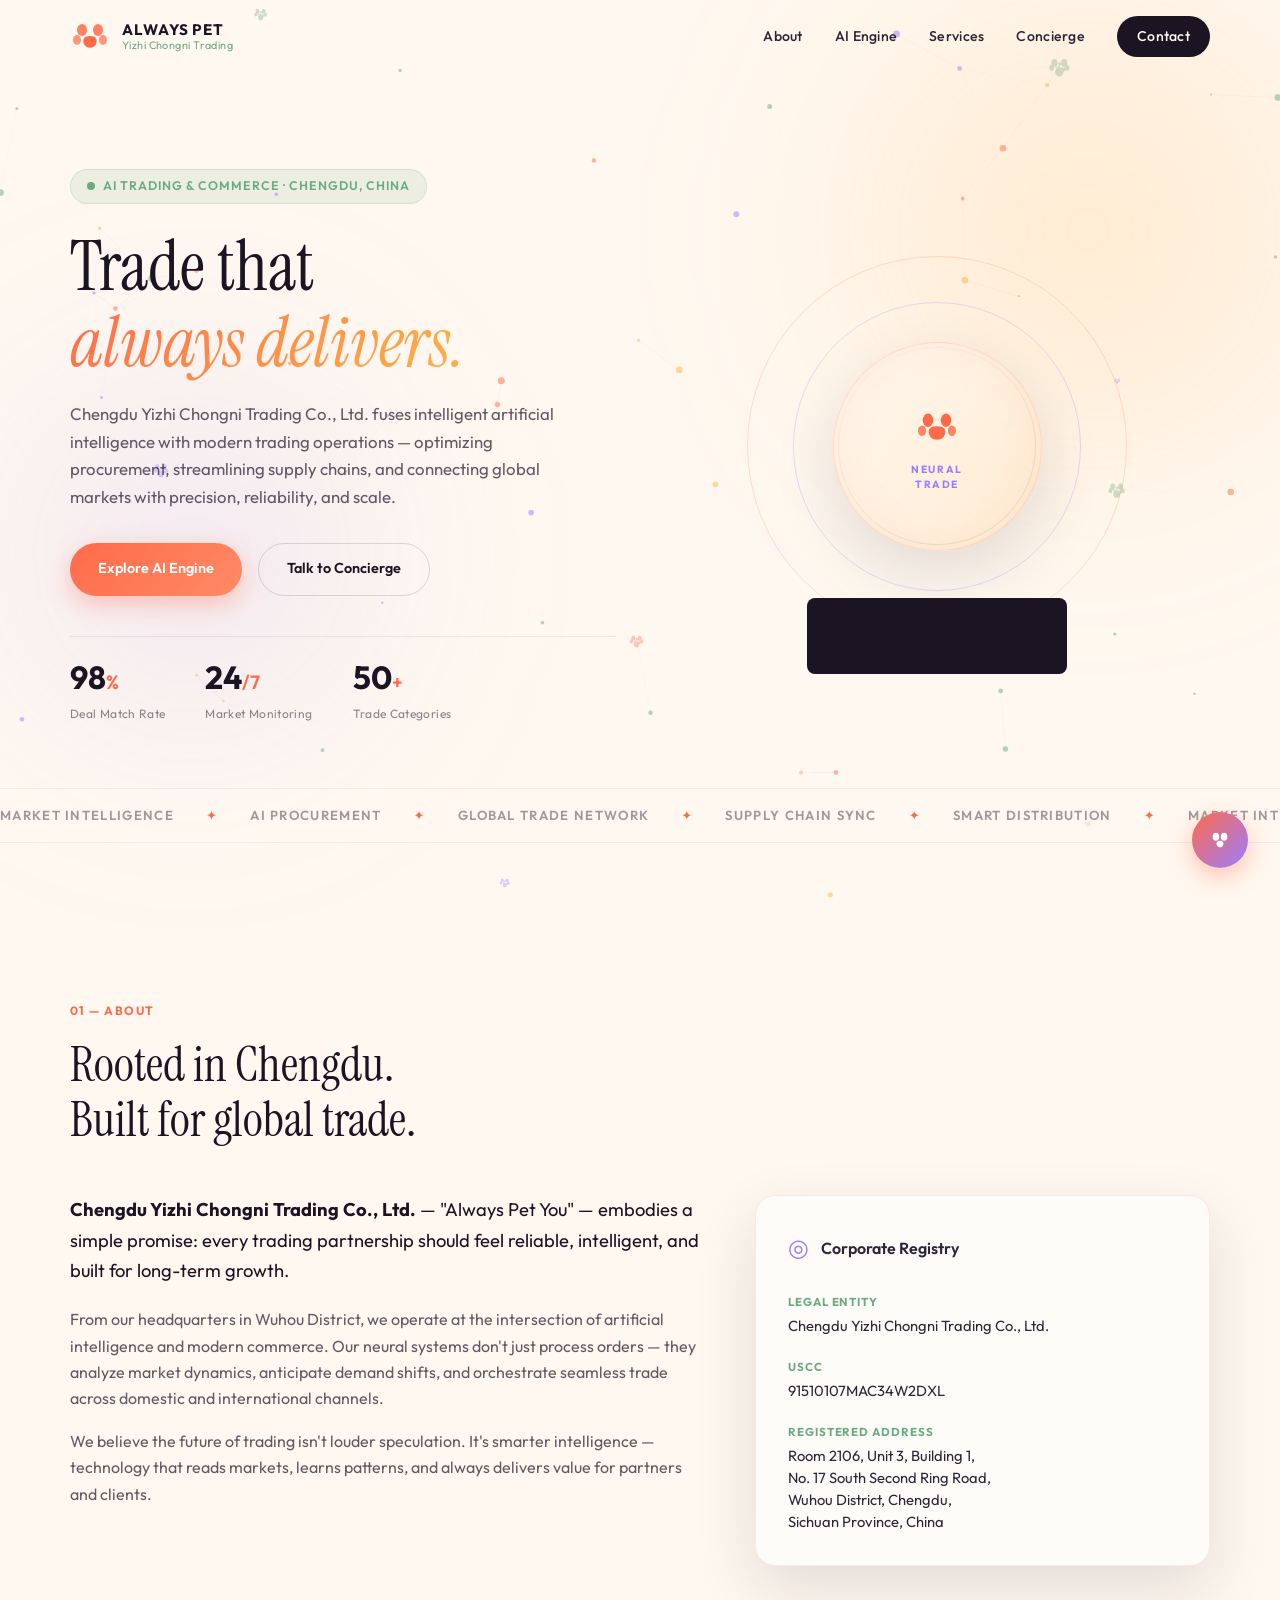
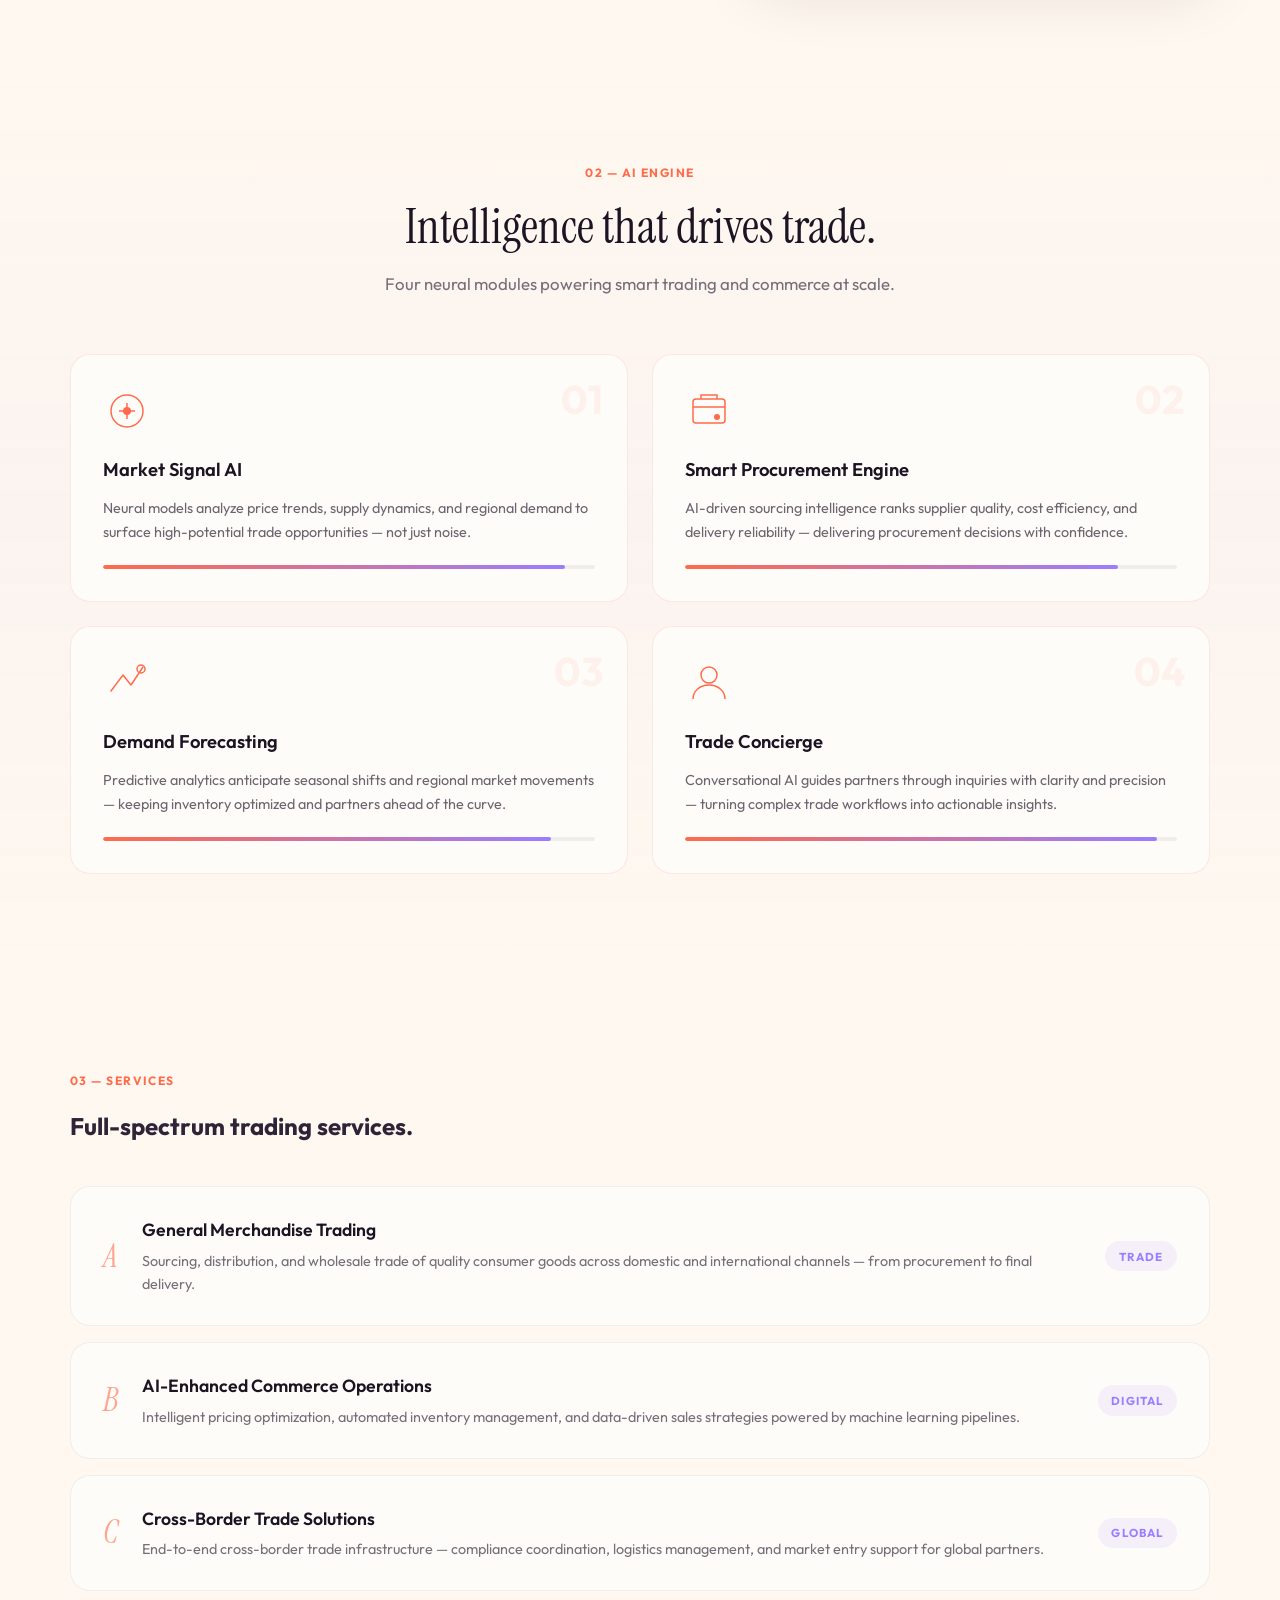
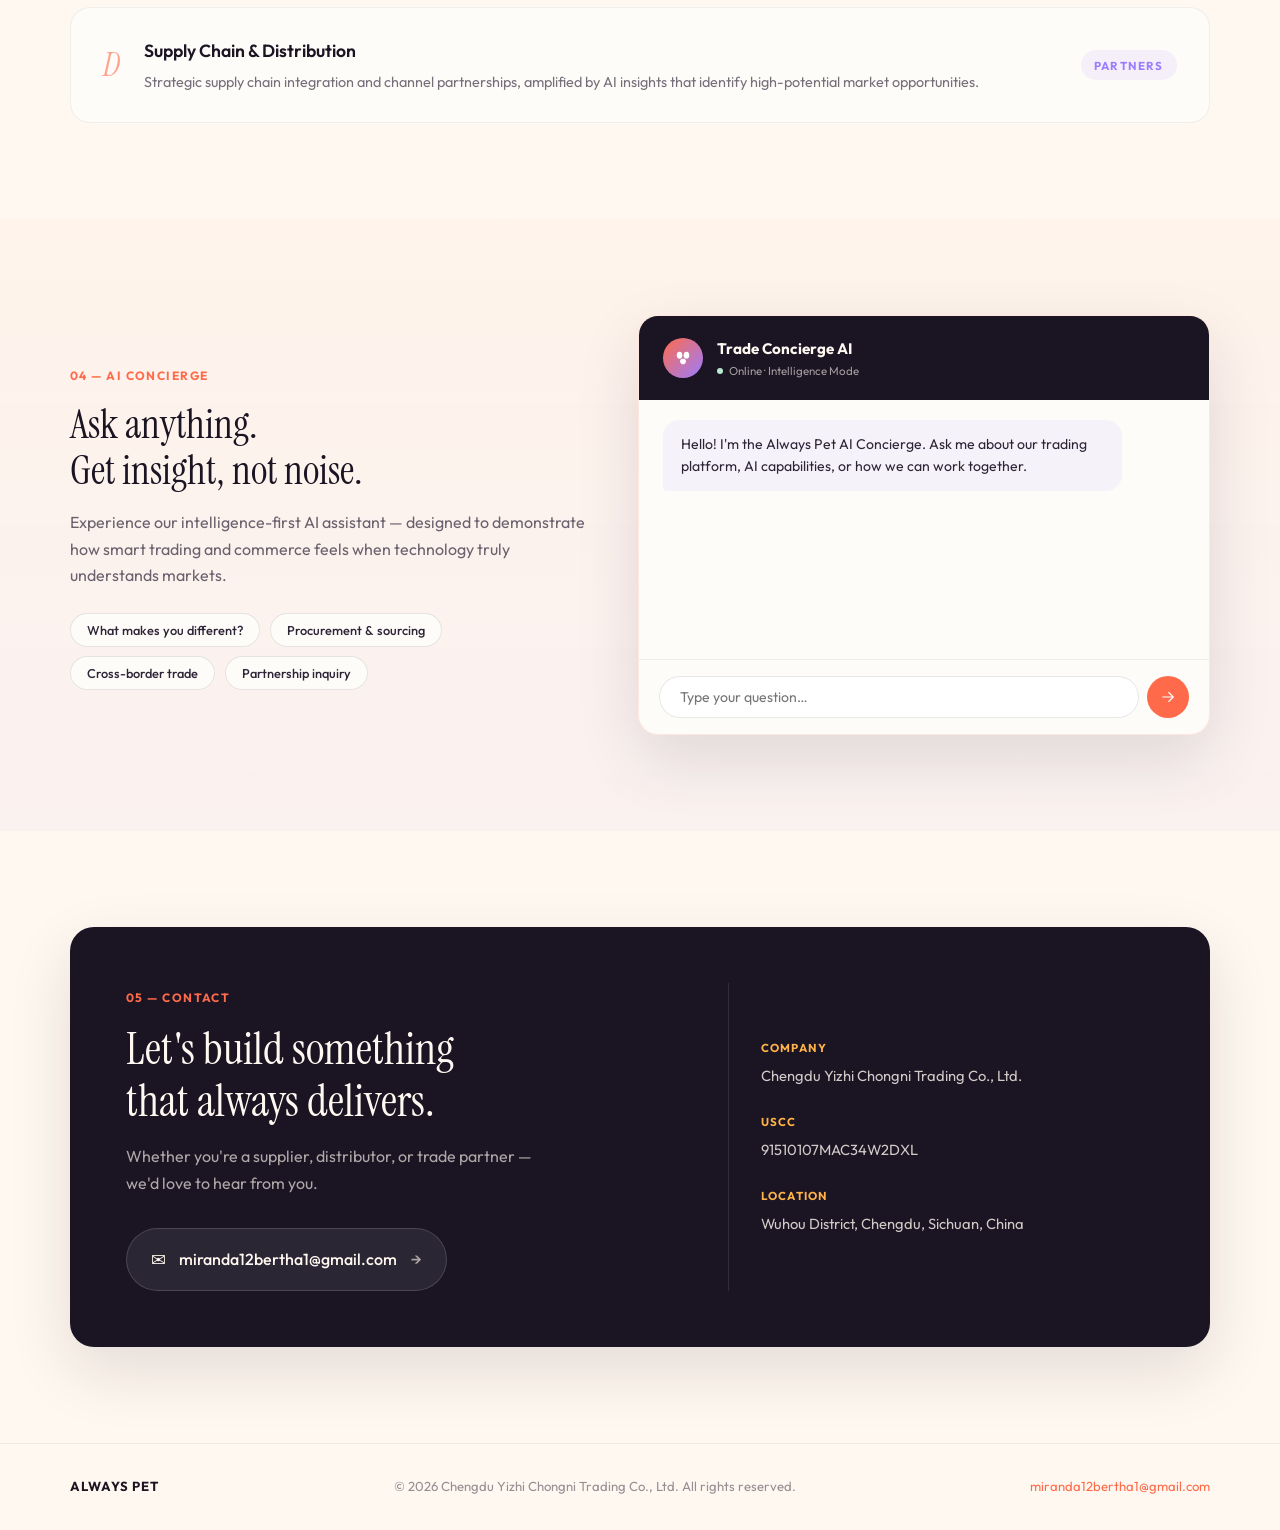
<file: index.html>
<!DOCTYPE html>
<html lang="en">
<head>
  <meta charset="UTF-8" />
  <meta name="viewport" content="width=device-width, initial-scale=1.0" />
  <meta name="description" content="Chengdu Yizhi Chongni Trading Co., Ltd. — AI-powered trading and commerce solutions connecting quality, efficiency, and global markets from Chengdu, China." />
  <title>ALWAYS PET — AI Trading &amp; Commerce Intelligence</title>
  <link rel="preconnect" href="https://fonts.googleapis.com" />
  <link rel="preconnect" href="https://fonts.gstatic.com" crossorigin />
  <link href="https://fonts.googleapis.com/css2?family=Instrument+Serif:ital@0;1&family=Outfit:wght@300;400;500;600;700&display=swap" rel="stylesheet" />
  <link rel="stylesheet" href="styles.css" />
</head>
<body>
  <canvas id="neural-paws" aria-hidden="true"></canvas>
  <div class="ambient ambient-1" aria-hidden="true"></div>
  <div class="ambient ambient-2" aria-hidden="true"></div>

  <header class="site-header" id="siteHeader">
    <div class="container header-inner">
      <a href="#top" class="brand">
        <span class="brand-mark" aria-hidden="true">
          <svg viewBox="0 0 40 40" fill="none">
            <ellipse cx="12" cy="14" rx="5" ry="6" fill="currentColor" opacity=".85"/>
            <ellipse cx="28" cy="14" rx="5" ry="6" fill="currentColor" opacity=".85"/>
            <ellipse cx="7" cy="24" rx="4" ry="5" fill="currentColor" opacity=".7"/>
            <ellipse cx="33" cy="24" rx="4" ry="5" fill="currentColor" opacity=".7"/>
            <path d="M14 28c2 5 10 5 12 0 1.5-3.5 1-8-6-8s-7.5 4.5-6 8z" fill="currentColor"/>
          </svg>
        </span>
        <span class="brand-text">
          <strong>ALWAYS PET</strong>
          <small>Yizhi Chongni Trading</small>
        </span>
      </a>
      <nav class="site-nav" id="siteNav" aria-label="Primary navigation">
        <a href="#about">About</a>
        <a href="#ai-engine">AI Engine</a>
        <a href="#services">Services</a>
        <a href="#concierge">Concierge</a>
        <a href="#contact" class="nav-cta">Contact</a>
      </nav>
      <button class="menu-toggle" id="menuToggle" aria-label="Toggle menu" aria-expanded="false">
        <span></span><span></span>
      </button>
    </div>
  </header>

  <main id="top">
    <section class="hero">
      <div class="container hero-grid">
        <div class="hero-copy">
          <div class="hero-badge reveal">
            <span class="pulse-dot"></span>
            AI Trading &amp; Commerce · Chengdu, China
          </div>
          <h1 class="hero-title reveal">
            Trade that<br />
            <em>always delivers.</em>
          </h1>
          <p class="hero-lead reveal">
            Chengdu Yizhi Chongni Trading Co., Ltd. fuses intelligent artificial intelligence
            with modern trading operations — optimizing procurement, streamlining supply chains,
            and connecting global markets with precision, reliability, and scale.
          </p>
          <div class="hero-actions reveal">
            <a href="#ai-engine" class="btn btn-primary">Explore AI Engine</a>
            <a href="#concierge" class="btn btn-ghost">Talk to Concierge</a>
          </div>
          <div class="hero-metrics reveal">
            <div class="metric">
              <span class="metric-num" data-count="98">0</span><span class="metric-suffix">%</span>
              <span class="metric-label">Deal Match Rate</span>
            </div>
            <div class="metric">
              <span class="metric-num" data-count="24">0</span><span class="metric-suffix">/7</span>
              <span class="metric-label">Market Monitoring</span>
            </div>
            <div class="metric">
              <span class="metric-num" data-count="50">0</span><span class="metric-suffix">+</span>
              <span class="metric-label">Trade Categories</span>
            </div>
          </div>
        </div>

        <div class="hero-visual reveal">
          <div class="ai-orb">
            <div class="orb-ring ring-a"></div>
            <div class="orb-ring ring-b"></div>
            <div class="orb-ring ring-c"></div>
            <div class="orb-core">
              <div class="orb-paw">
                <svg viewBox="0 0 64 64" fill="none">
                  <ellipse cx="20" cy="22" rx="7" ry="9" fill="currentColor"/>
                  <ellipse cx="44" cy="22" rx="7" ry="9" fill="currentColor"/>
                  <ellipse cx="12" cy="36" rx="5.5" ry="7" fill="currentColor" opacity=".8"/>
                  <ellipse cx="52" cy="36" rx="5.5" ry="7" fill="currentColor" opacity=".8"/>
                  <path d="M22 42c3 8 17 8 20 0 2.5-5.5 1.5-12-10-12s-12.5 6.5-10 12z" fill="currentColor"/>
                </svg>
              </div>
              <span class="orb-label">NEURAL<br/>TRADE</span>
            </div>
            <div class="orb-data" id="orbData">
              <span class="data-line">Analyzing market signals…</span>
              <span class="data-line">Optimizing procurement flows…</span>
              <span class="data-line">Syncing cross-border logistics…</span>
            </div>
          </div>
        </div>
      </div>

      <div class="hero-ticker" aria-hidden="true">
        <div class="ticker-track">
          <span>Market Intelligence</span><span class="ticker-dot">✦</span>
          <span>AI Procurement</span><span class="ticker-dot">✦</span>
          <span>Global Trade Network</span><span class="ticker-dot">✦</span>
          <span>Supply Chain Sync</span><span class="ticker-dot">✦</span>
          <span>Smart Distribution</span><span class="ticker-dot">✦</span>
          <span>Market Intelligence</span><span class="ticker-dot">✦</span>
          <span>AI Procurement</span><span class="ticker-dot">✦</span>
          <span>Global Trade Network</span><span class="ticker-dot">✦</span>
          <span>Supply Chain Sync</span><span class="ticker-dot">✦</span>
          <span>Smart Distribution</span><span class="ticker-dot">✦</span>
        </div>
      </div>
    </section>

    <section class="section about" id="about">
      <div class="container">
        <div class="section-intro reveal">
          <span class="section-tag">01 — About</span>
          <h2>Rooted in Chengdu.<br />Built for global trade.</h2>
        </div>
        <div class="about-layout">
          <div class="about-story reveal">
            <p class="lead">
              <strong>Chengdu Yizhi Chongni Trading Co., Ltd.</strong> — "Always Pet You" —
              embodies a simple promise: every trading partnership should feel reliable,
              intelligent, and built for long-term growth.
            </p>
            <p>
              From our headquarters in Wuhou District, we operate at the intersection of
              artificial intelligence and modern commerce. Our neural systems don't
              just process orders — they analyze market dynamics, anticipate demand shifts,
              and orchestrate seamless trade across domestic and international channels.
            </p>
            <p>
              We believe the future of trading isn't louder speculation. It's smarter
              intelligence — technology that reads markets, learns patterns, and always
              delivers value for partners and clients.
            </p>
          </div>
          <aside class="corp-card reveal">
            <div class="corp-card-header">
              <span class="corp-icon">◎</span>
              <h3>Corporate Registry</h3>
            </div>
            <dl class="corp-list">
              <div class="corp-row">
                <dt>Legal Entity</dt>
                <dd>Chengdu Yizhi Chongni Trading Co., Ltd.</dd>
              </div>
              <div class="corp-row">
                <dt>USCC</dt>
                <dd>91510107MAC34W2DXL</dd>
              </div>
              <div class="corp-row">
                <dt>Registered Address</dt>
                <dd>
                  Room 2106, Unit 3, Building 1,<br />
                  No. 17 South Second Ring Road,<br />
                  Wuhou District, Chengdu,<br />
                  Sichuan Province, China
                </dd>
              </div>
            </dl>
          </aside>
        </div>
      </div>
    </section>

    <section class="section ai-engine" id="ai-engine">
      <div class="container">
        <div class="section-intro center reveal">
          <span class="section-tag">02 — AI Engine</span>
          <h2>Intelligence that drives trade.</h2>
          <p class="section-sub">Four neural modules powering smart trading and commerce at scale.</p>
        </div>
        <div class="engine-grid">
          <article class="engine-card reveal" style="--i: 0">
            <div class="engine-num">01</div>
            <div class="engine-icon">
              <svg viewBox="0 0 48 48" fill="none"><circle cx="24" cy="24" r="16" stroke="currentColor" stroke-width="1.5"/><path d="M16 24h16M24 16v16" stroke="currentColor" stroke-width="1.5"/><circle cx="24" cy="24" r="4" fill="currentColor"/></svg>
            </div>
            <h3>Market Signal AI</h3>
            <p>Neural models analyze price trends, supply dynamics, and regional demand to surface high-potential trade opportunities — not just noise.</p>
            <div class="engine-bar"><span style="--w: 94%"></span></div>
          </article>
          <article class="engine-card reveal" style="--i: 1">
            <div class="engine-num">02</div>
            <div class="engine-icon">
              <svg viewBox="0 0 48 48" fill="none"><rect x="8" y="12" width="32" height="24" rx="3" stroke="currentColor" stroke-width="1.5"/><path d="M8 20h32M16 12V8h16v4" stroke="currentColor" stroke-width="1.5"/><circle cx="32" cy="30" r="3" fill="currentColor"/></svg>
            </div>
            <h3>Smart Procurement Engine</h3>
            <p>AI-driven sourcing intelligence ranks supplier quality, cost efficiency, and delivery reliability — delivering procurement decisions with confidence.</p>
            <div class="engine-bar"><span style="--w: 88%"></span></div>
          </article>
          <article class="engine-card reveal" style="--i: 2">
            <div class="engine-num">03</div>
            <div class="engine-icon">
              <svg viewBox="0 0 48 48" fill="none"><path d="M8 32l12-16 8 10 12-18" stroke="currentColor" stroke-width="1.5" stroke-linecap="round" stroke-linejoin="round"/><circle cx="38" cy="10" r="4" stroke="currentColor" stroke-width="1.5"/></svg>
            </div>
            <h3>Demand Forecasting</h3>
            <p>Predictive analytics anticipate seasonal shifts and regional market movements — keeping inventory optimized and partners ahead of the curve.</p>
            <div class="engine-bar"><span style="--w: 91%"></span></div>
          </article>
          <article class="engine-card reveal" style="--i: 3">
            <div class="engine-num">04</div>
            <div class="engine-icon">
              <svg viewBox="0 0 48 48" fill="none"><circle cx="24" cy="16" r="8" stroke="currentColor" stroke-width="1.5"/><path d="M8 40c0-8 7-14 16-14s16 6 16 14" stroke="currentColor" stroke-width="1.5"/></svg>
            </div>
            <h3>Trade Concierge</h3>
            <p>Conversational AI guides partners through inquiries with clarity and precision — turning complex trade workflows into actionable insights.</p>
            <div class="engine-bar"><span style="--w: 96%"></span></div>
          </article>
        </div>
      </div>
    </section>

    <section class="section services" id="services">
      <div class="container">
        <div class="services-header reveal">
          <span class="section-tag">03 — Services</span>
          <h2>Full-spectrum trading services.</h2>
        </div>
        <div class="services-stack">
          <article class="service-row reveal">
            <span class="service-index">A</span>
            <div class="service-body">
              <h3>General Merchandise Trading</h3>
              <p>Sourcing, distribution, and wholesale trade of quality consumer goods across domestic and international channels — from procurement to final delivery.</p>
            </div>
            <span class="service-tag">Trade</span>
          </article>
          <article class="service-row reveal">
            <span class="service-index">B</span>
            <div class="service-body">
              <h3>AI-Enhanced Commerce Operations</h3>
              <p>Intelligent pricing optimization, automated inventory management, and data-driven sales strategies powered by machine learning pipelines.</p>
            </div>
            <span class="service-tag">Digital</span>
          </article>
          <article class="service-row reveal">
            <span class="service-index">C</span>
            <div class="service-body">
              <h3>Cross-Border Trade Solutions</h3>
              <p>End-to-end cross-border trade infrastructure — compliance coordination, logistics management, and market entry support for global partners.</p>
            </div>
            <span class="service-tag">Global</span>
          </article>
          <article class="service-row reveal">
            <span class="service-index">D</span>
            <div class="service-body">
              <h3>Supply Chain &amp; Distribution</h3>
              <p>Strategic supply chain integration and channel partnerships, amplified by AI insights that identify high-potential market opportunities.</p>
            </div>
            <span class="service-tag">Partners</span>
          </article>
        </div>
      </div>
    </section>

    <section class="section concierge" id="concierge">
      <div class="container concierge-grid">
        <div class="concierge-copy reveal">
          <span class="section-tag">04 — AI Concierge</span>
          <h2>Ask anything.<br />Get insight, not noise.</h2>
          <p>
            Experience our intelligence-first AI assistant — designed to demonstrate how
            smart trading and commerce feels when technology truly understands markets.
          </p>
          <ul class="prompt-chips" id="promptChips">
            <li><button type="button" data-prompt="What makes your AI trading platform different?">What makes you different?</button></li>
            <li><button type="button" data-prompt="How do you manage procurement and sourcing?">Procurement &amp; sourcing</button></li>
            <li><button type="button" data-prompt="Do you support cross-border trade?">Cross-border trade</button></li>
            <li><button type="button" data-prompt="How can I partner with Always Pet?">Partnership inquiry</button></li>
          </ul>
        </div>

        <div class="chat-panel reveal" id="chatPanel">
          <div class="chat-header">
            <div class="chat-avatar">
              <svg viewBox="0 0 32 32" fill="none">
                <ellipse cx="11" cy="12" rx="4" ry="5" fill="currentColor"/>
                <ellipse cx="21" cy="12" rx="4" ry="5" fill="currentColor"/>
                <path d="M12 22c1.5 4 7 4 8 0 .8-2 0-5-4-5s-4.8 3-4 5z" fill="currentColor"/>
              </svg>
            </div>
            <div>
              <strong>Trade Concierge AI</strong>
              <span class="chat-status"><span class="status-dot"></span> Online · Intelligence Mode</span>
            </div>
          </div>
          <div class="chat-messages" id="chatMessages">
            <div class="msg msg-ai">
              <p>Hello! I'm the Always Pet AI Concierge. Ask me about our trading platform, AI capabilities, or how we can work together.</p>
            </div>
          </div>
          <form class="chat-input" id="chatForm">
            <input type="text" id="chatInput" placeholder="Type your question…" autocomplete="off" />
            <button type="submit" aria-label="Send message">
              <svg viewBox="0 0 24 24" fill="none"><path d="M5 12h14M13 6l6 6-6 6" stroke="currentColor" stroke-width="1.5" stroke-linecap="round" stroke-linejoin="round"/></svg>
            </button>
          </form>
        </div>
      </div>
    </section>

    <section class="section contact" id="contact">
      <div class="container">
        <div class="contact-card reveal">
          <div class="contact-main">
            <span class="section-tag">05 — Contact</span>
            <h2>Let's build something<br />that always delivers.</h2>
            <p>Whether you're a supplier, distributor, or trade partner — we'd love to hear from you.</p>
            <a href="mailto:miranda12bertha1@gmail.com" class="contact-email">
              <span class="email-icon">✉</span>
              <span>miranda12bertha1@gmail.com</span>
              <span class="email-arrow">→</span>
            </a>
          </div>
          <div class="contact-details">
            <div class="detail-block">
              <span class="detail-label">Company</span>
              <span>Chengdu Yizhi Chongni Trading Co., Ltd.</span>
            </div>
            <div class="detail-block">
              <span class="detail-label">USCC</span>
              <span>91510107MAC34W2DXL</span>
            </div>
            <div class="detail-block">
              <span class="detail-label">Location</span>
              <span>Wuhou District, Chengdu, Sichuan, China</span>
            </div>
          </div>
        </div>
      </div>
    </section>
  </main>

  <footer class="site-footer">
    <div class="container footer-inner">
      <span class="footer-brand">ALWAYS PET</span>
      <span class="footer-copy">© 2026 Chengdu Yizhi Chongni Trading Co., Ltd. All rights reserved.</span>
      <a href="mailto:miranda12bertha1@gmail.com" class="footer-link">miranda12bertha1@gmail.com</a>
    </div>
  </footer>

  <button class="fab-ai" id="fabAi" aria-label="Open AI Concierge">
    <svg viewBox="0 0 32 32" fill="none">
      <ellipse cx="11" cy="12" rx="4" ry="5" fill="currentColor"/>
      <ellipse cx="21" cy="12" rx="4" ry="5" fill="currentColor"/>
      <path d="M12 22c1.5 4 7 4 8 0 .8-2 0-5-4-5s-4.8 3-4 5z" fill="currentColor"/>
    </svg>
  </button>

  <script src="script.js"></script>
</body>
</html>
</file>
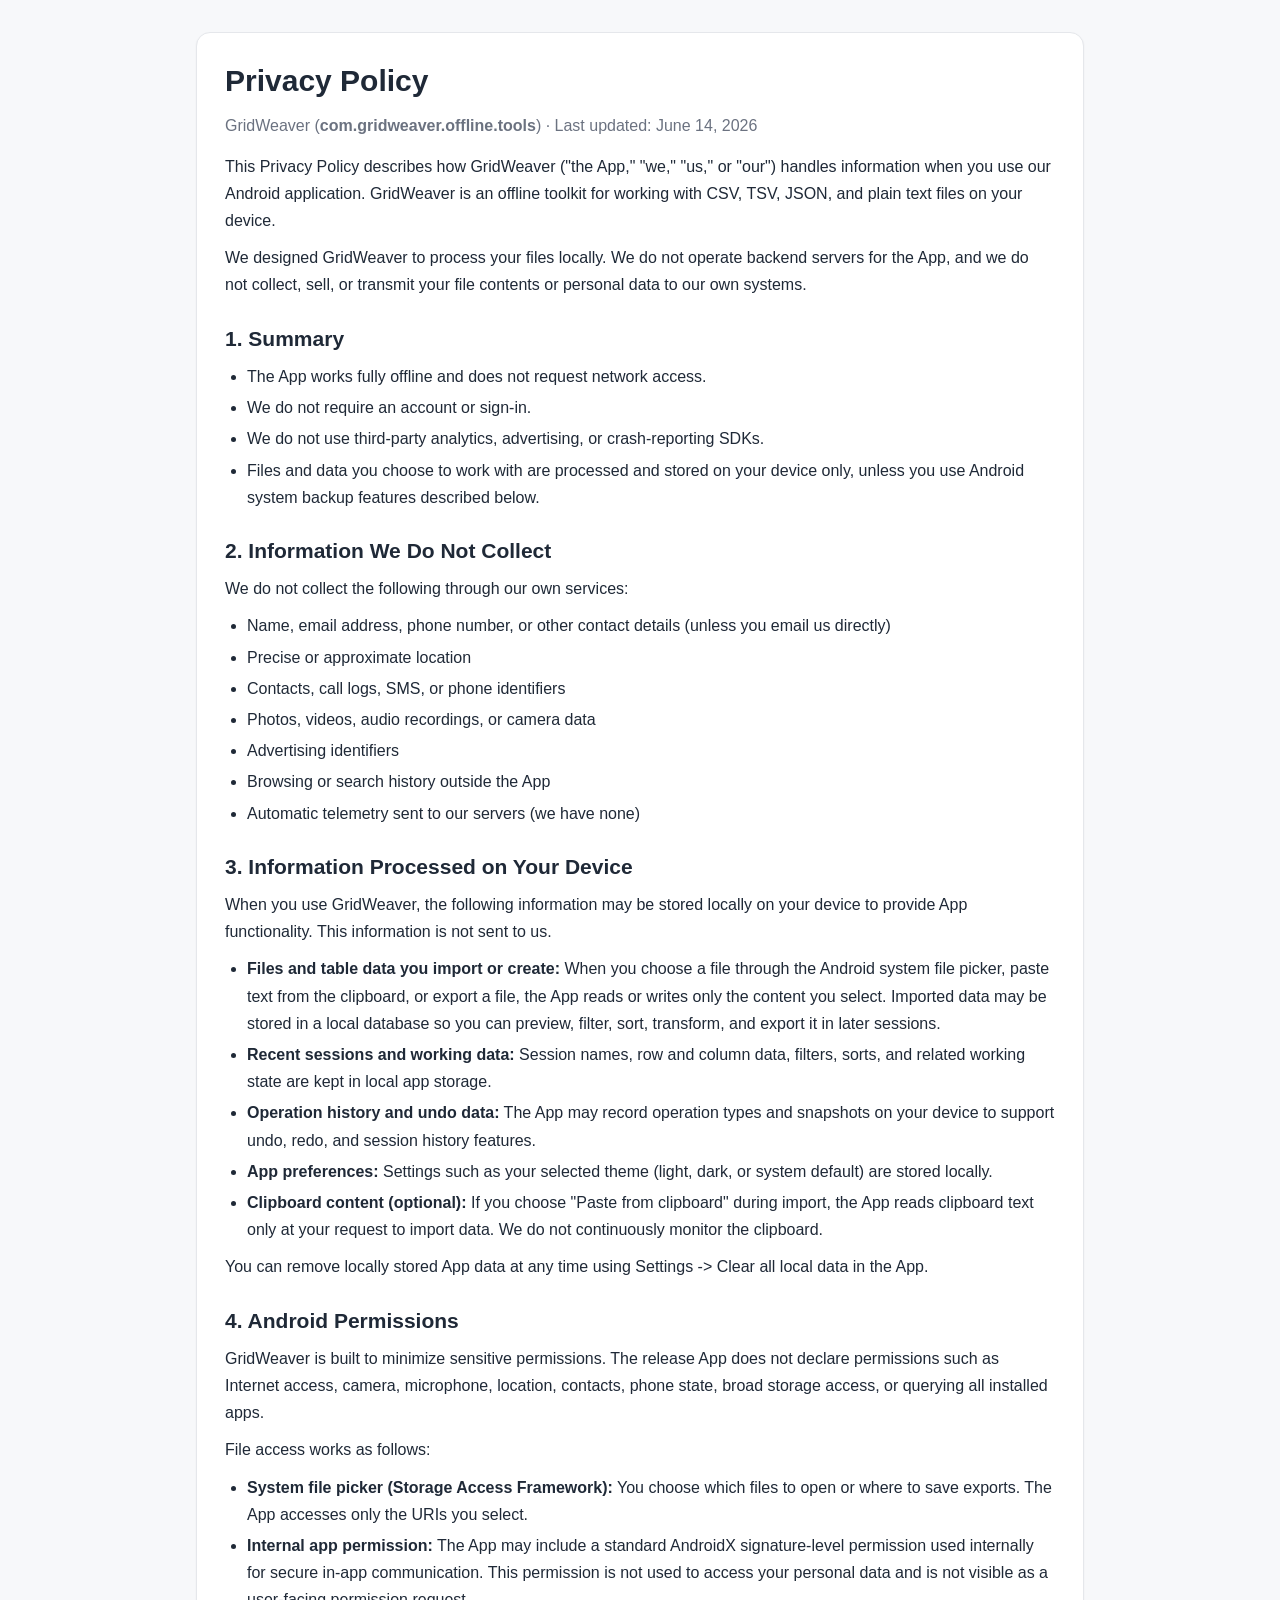
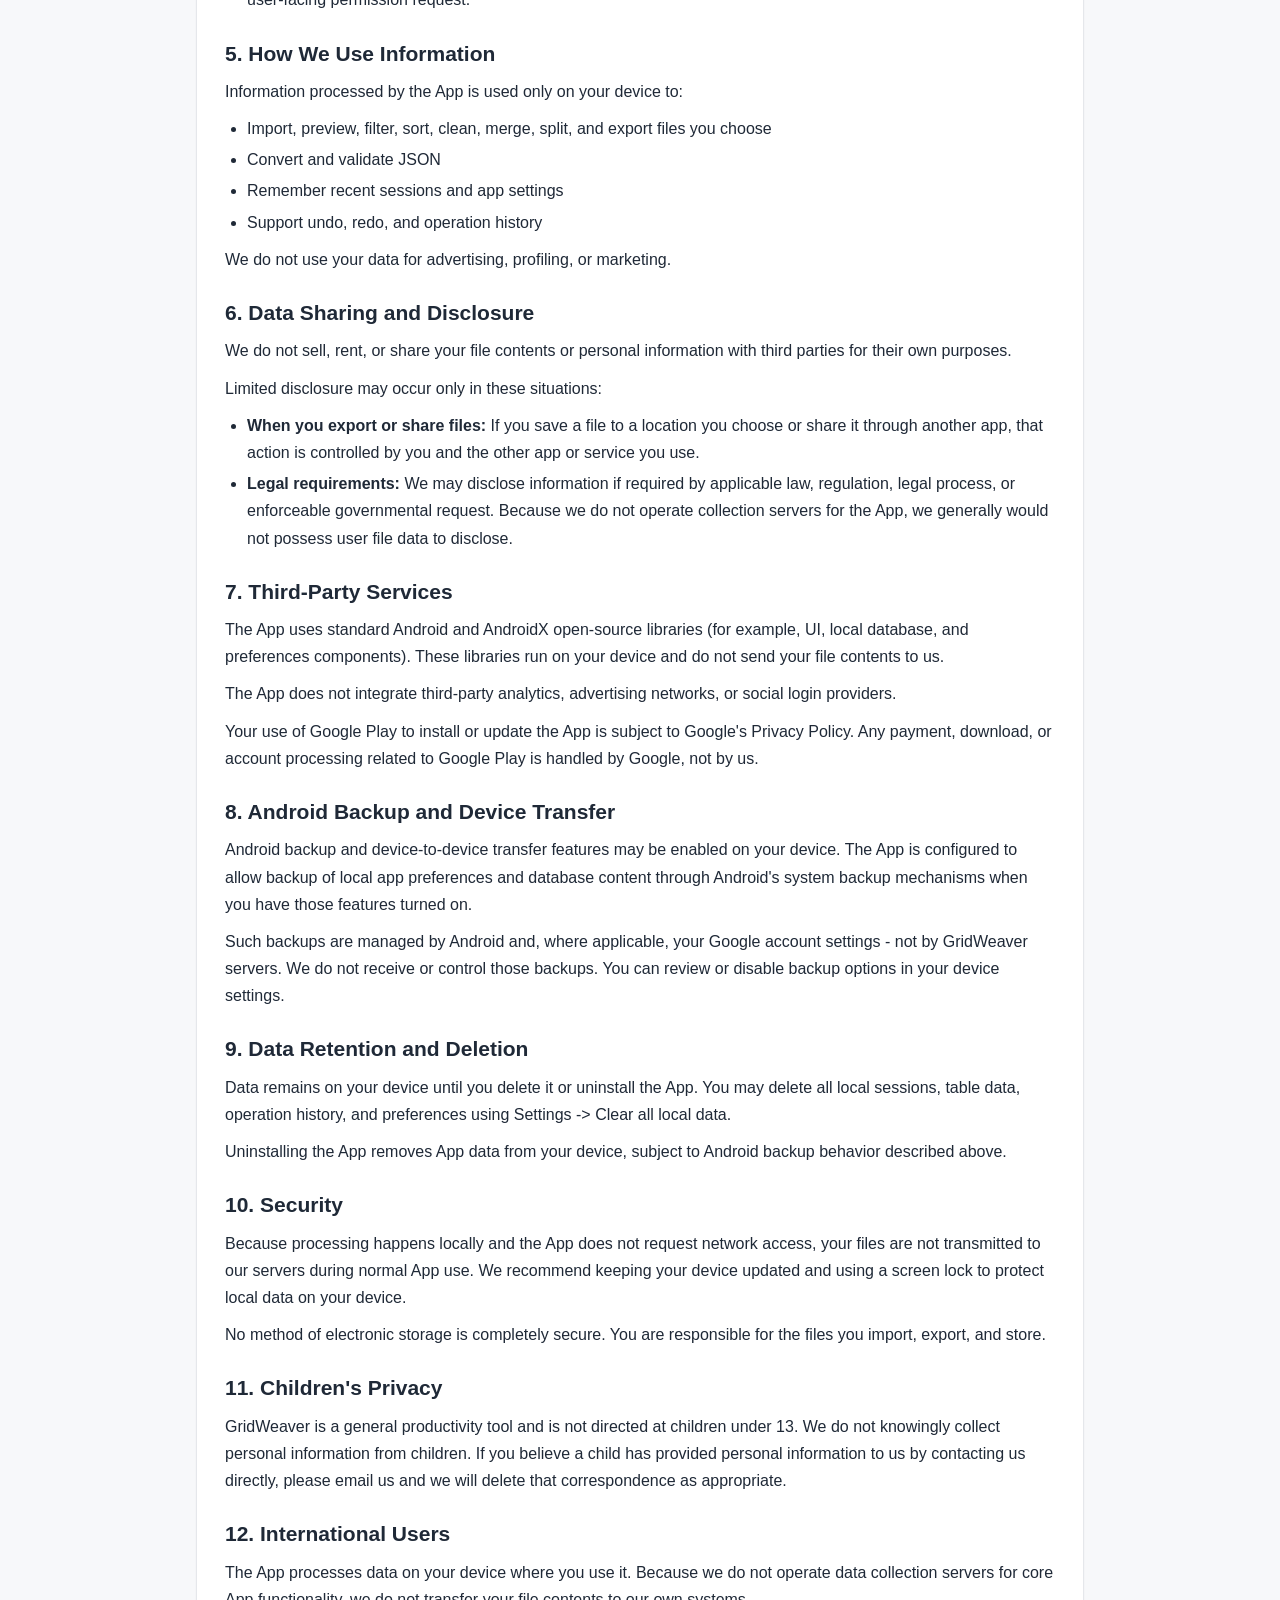
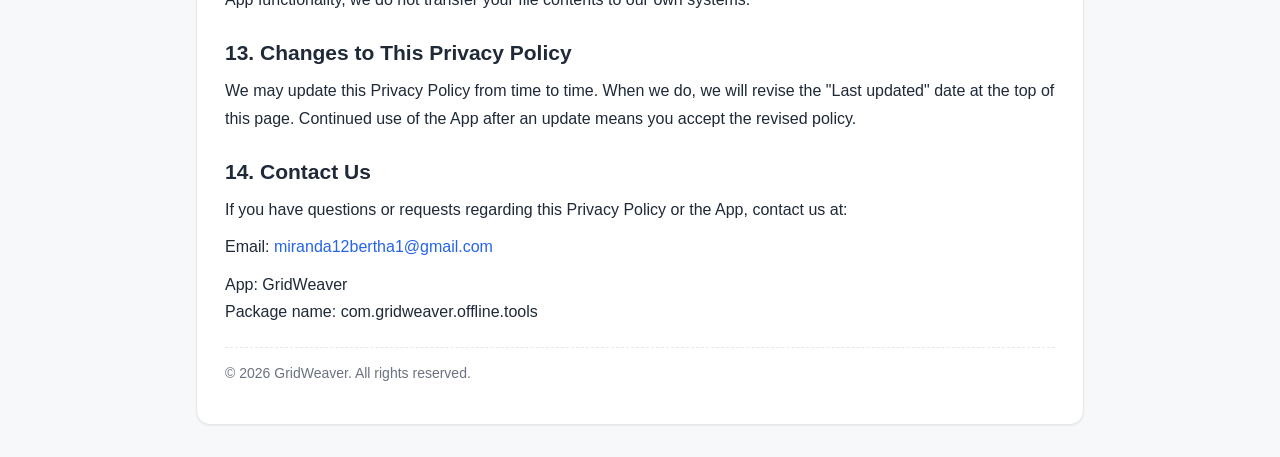
<file: privacy-policy.html>
<!doctype html>
<html lang="en">
<head>
  <meta charset="utf-8" />
  <meta name="viewport" content="width=device-width, initial-scale=1" />
  <title>Privacy Policy - GridWeaver</title>
  <meta name="description" content="Privacy Policy for GridWeaver (com.gridweaver.offline.tools)." />
  <style>
    :root {
      color-scheme: light dark;
      --bg: #f7f8fa;
      --card: #ffffff;
      --text: #1f2937;
      --muted: #6b7280;
      --line: #e5e7eb;
      --accent: #2563eb;
    }
    @media (prefers-color-scheme: dark) {
      :root {
        --bg: #0b1020;
        --card: #111827;
        --text: #e5e7eb;
        --muted: #9ca3af;
        --line: #374151;
        --accent: #60a5fa;
      }
    }
    * { box-sizing: border-box; }
    body {
      margin: 0;
      font: 16px/1.7 -apple-system, BlinkMacSystemFont, "Segoe UI", Roboto, "Helvetica Neue", Arial, sans-serif;
      background: var(--bg);
      color: var(--text);
    }
    .wrap {
      max-width: 920px;
      margin: 32px auto;
      padding: 0 16px;
    }
    .card {
      background: var(--card);
      border: 1px solid var(--line);
      border-radius: 14px;
      padding: 28px;
      box-shadow: 0 1px 2px rgba(0, 0, 0, 0.06);
    }
    h1, h2 { line-height: 1.35; margin: 0 0 10px; }
    h1 { font-size: 30px; }
    h2 { font-size: 21px; margin-top: 26px; }
    p { margin: 10px 0; }
    ul { margin: 8px 0 10px 22px; padding: 0; }
    li { margin: 4px 0; }
    .meta { color: var(--muted); margin-bottom: 14px; }
    .small { color: var(--muted); font-size: 14px; }
    a { color: var(--accent); text-decoration: none; }
    a:hover { text-decoration: underline; }
    .footer { margin-top: 22px; padding-top: 14px; border-top: 1px dashed var(--line); }
  </style>
</head>
<body>
  <main class="wrap">
    <article class="card">
      <h1>Privacy Policy</h1>
      <p class="meta">GridWeaver (<strong>com.gridweaver.offline.tools</strong>) &middot; Last updated: June 14, 2026</p>

      <p>This Privacy Policy describes how GridWeaver ("the App," "we," "us," or "our") handles information when you use our Android application. GridWeaver is an offline toolkit for working with CSV, TSV, JSON, and plain text files on your device.</p>
      <p>We designed GridWeaver to process your files locally. We do not operate backend servers for the App, and we do not collect, sell, or transmit your file contents or personal data to our own systems.</p>

      <h2>1. Summary</h2>
      <ul>
        <li>The App works fully offline and does not request network access.</li>
        <li>We do not require an account or sign-in.</li>
        <li>We do not use third-party analytics, advertising, or crash-reporting SDKs.</li>
        <li>Files and data you choose to work with are processed and stored on your device only, unless you use Android system backup features described below.</li>
      </ul>

      <h2>2. Information We Do Not Collect</h2>
      <p>We do not collect the following through our own services:</p>
      <ul>
        <li>Name, email address, phone number, or other contact details (unless you email us directly)</li>
        <li>Precise or approximate location</li>
        <li>Contacts, call logs, SMS, or phone identifiers</li>
        <li>Photos, videos, audio recordings, or camera data</li>
        <li>Advertising identifiers</li>
        <li>Browsing or search history outside the App</li>
        <li>Automatic telemetry sent to our servers (we have none)</li>
      </ul>

      <h2>3. Information Processed on Your Device</h2>
      <p>When you use GridWeaver, the following information may be stored locally on your device to provide App functionality. This information is not sent to us.</p>
      <ul>
        <li><strong>Files and table data you import or create:</strong> When you choose a file through the Android system file picker, paste text from the clipboard, or export a file, the App reads or writes only the content you select. Imported data may be stored in a local database so you can preview, filter, sort, transform, and export it in later sessions.</li>
        <li><strong>Recent sessions and working data:</strong> Session names, row and column data, filters, sorts, and related working state are kept in local app storage.</li>
        <li><strong>Operation history and undo data:</strong> The App may record operation types and snapshots on your device to support undo, redo, and session history features.</li>
        <li><strong>App preferences:</strong> Settings such as your selected theme (light, dark, or system default) are stored locally.</li>
        <li><strong>Clipboard content (optional):</strong> If you choose "Paste from clipboard" during import, the App reads clipboard text only at your request to import data. We do not continuously monitor the clipboard.</li>
      </ul>
      <p>You can remove locally stored App data at any time using Settings -&gt; Clear all local data in the App.</p>

      <h2>4. Android Permissions</h2>
      <p>GridWeaver is built to minimize sensitive permissions. The release App does not declare permissions such as Internet access, camera, microphone, location, contacts, phone state, broad storage access, or querying all installed apps.</p>
      <p>File access works as follows:</p>
      <ul>
        <li><strong>System file picker (Storage Access Framework):</strong> You choose which files to open or where to save exports. The App accesses only the URIs you select.</li>
        <li><strong>Internal app permission:</strong> The App may include a standard AndroidX signature-level permission used internally for secure in-app communication. This permission is not used to access your personal data and is not visible as a user-facing permission request.</li>
      </ul>

      <h2>5. How We Use Information</h2>
      <p>Information processed by the App is used only on your device to:</p>
      <ul>
        <li>Import, preview, filter, sort, clean, merge, split, and export files you choose</li>
        <li>Convert and validate JSON</li>
        <li>Remember recent sessions and app settings</li>
        <li>Support undo, redo, and operation history</li>
      </ul>
      <p>We do not use your data for advertising, profiling, or marketing.</p>

      <h2>6. Data Sharing and Disclosure</h2>
      <p>We do not sell, rent, or share your file contents or personal information with third parties for their own purposes.</p>
      <p>Limited disclosure may occur only in these situations:</p>
      <ul>
        <li><strong>When you export or share files:</strong> If you save a file to a location you choose or share it through another app, that action is controlled by you and the other app or service you use.</li>
        <li><strong>Legal requirements:</strong> We may disclose information if required by applicable law, regulation, legal process, or enforceable governmental request. Because we do not operate collection servers for the App, we generally would not possess user file data to disclose.</li>
      </ul>

      <h2>7. Third-Party Services</h2>
      <p>The App uses standard Android and AndroidX open-source libraries (for example, UI, local database, and preferences components). These libraries run on your device and do not send your file contents to us.</p>
      <p>The App does not integrate third-party analytics, advertising networks, or social login providers.</p>
      <p>Your use of Google Play to install or update the App is subject to Google's Privacy Policy. Any payment, download, or account processing related to Google Play is handled by Google, not by us.</p>

      <h2>8. Android Backup and Device Transfer</h2>
      <p>Android backup and device-to-device transfer features may be enabled on your device. The App is configured to allow backup of local app preferences and database content through Android's system backup mechanisms when you have those features turned on.</p>
      <p>Such backups are managed by Android and, where applicable, your Google account settings - not by GridWeaver servers. We do not receive or control those backups. You can review or disable backup options in your device settings.</p>

      <h2>9. Data Retention and Deletion</h2>
      <p>Data remains on your device until you delete it or uninstall the App. You may delete all local sessions, table data, operation history, and preferences using Settings -&gt; Clear all local data.</p>
      <p>Uninstalling the App removes App data from your device, subject to Android backup behavior described above.</p>

      <h2>10. Security</h2>
      <p>Because processing happens locally and the App does not request network access, your files are not transmitted to our servers during normal App use. We recommend keeping your device updated and using a screen lock to protect local data on your device.</p>
      <p>No method of electronic storage is completely secure. You are responsible for the files you import, export, and store.</p>

      <h2>11. Children's Privacy</h2>
      <p>GridWeaver is a general productivity tool and is not directed at children under 13. We do not knowingly collect personal information from children. If you believe a child has provided personal information to us by contacting us directly, please email us and we will delete that correspondence as appropriate.</p>

      <h2>12. International Users</h2>
      <p>The App processes data on your device where you use it. Because we do not operate data collection servers for core App functionality, we do not transfer your file contents to our own systems.</p>

      <h2>13. Changes to This Privacy Policy</h2>
      <p>We may update this Privacy Policy from time to time. When we do, we will revise the "Last updated" date at the top of this page. Continued use of the App after an update means you accept the revised policy.</p>

      <h2>14. Contact Us</h2>
      <p>If you have questions or requests regarding this Privacy Policy or the App, contact us at:</p>
      <p>Email: <a href="mailto:miranda12bertha1@gmail.com">miranda12bertha1@gmail.com</a></p>
      <p>App: GridWeaver<br />Package name: com.gridweaver.offline.tools</p>

      <p class="footer small">&copy; 2026 GridWeaver. All rights reserved.</p>
    </article>
  </main>
</body>
</html>
</file>
<file: styles.css>
/* ALWAYS PET — AI Pet Commerce */

:root {
  --coral: #ff6b4a;
  --honey: #ffb347;
  --sage: #6aab82;
  --mint: #b8e8d0;
  --violet: #9b7dff;
  --deep: #1a1423;
  --ink: #2d2438;
  --cream: #fff8f0;
  --warm-white: #fefcf8;
  --glass: rgba(255, 248, 240, 0.72);
  --glass-border: rgba(255, 107, 74, 0.15);
  --shadow: 0 24px 64px rgba(26, 20, 35, 0.12);
  --radius: 20px;
  --font-sans: "Outfit", system-ui, sans-serif;
  --font-serif: "Instrument Serif", Georgia, serif;
}

*, *::before, *::after { box-sizing: border-box; margin: 0; padding: 0; }

html { scroll-behavior: smooth; }

body {
  font-family: var(--font-sans);
  background: var(--cream);
  color: var(--ink);
  line-height: 1.65;
  overflow-x: hidden;
}

#neural-paws {
  position: fixed;
  inset: 0;
  z-index: 0;
  pointer-events: none;
}

.ambient {
  position: fixed;
  border-radius: 50%;
  filter: blur(100px);
  pointer-events: none;
  z-index: 0;
}
.ambient-1 {
  width: 50vw;
  height: 50vw;
  top: -10%;
  right: -10%;
  background: radial-gradient(circle, rgba(255, 179, 71, 0.25), transparent 70%);
}
.ambient-2 {
  width: 40vw;
  height: 40vw;
  bottom: 10%;
  left: -5%;
  background: radial-gradient(circle, rgba(155, 125, 255, 0.18), transparent 70%);
}

.container {
  width: min(1140px, 92vw);
  margin: 0 auto;
}

/* Header */
.site-header {
  position: fixed;
  top: 0;
  left: 0;
  right: 0;
  z-index: 100;
  padding: 1rem 0;
  transition: background 0.35s, box-shadow 0.35s, backdrop-filter 0.35s;
}
.site-header.scrolled {
  background: var(--glass);
  backdrop-filter: blur(16px);
  box-shadow: 0 4px 24px rgba(26, 20, 35, 0.06);
  border-bottom: 1px solid var(--glass-border);
}
.header-inner {
  display: flex;
  align-items: center;
  justify-content: space-between;
  gap: 1.5rem;
}

.brand {
  display: flex;
  align-items: center;
  gap: 0.75rem;
  text-decoration: none;
  color: var(--deep);
}
.brand-mark {
  width: 40px;
  height: 40px;
  color: var(--coral);
  display: grid;
  place-items: center;
}
.brand-mark svg { width: 100%; height: 100%; }
.brand-text {
  display: flex;
  flex-direction: column;
  line-height: 1.2;
}
.brand-text strong {
  font-size: 0.95rem;
  font-weight: 700;
  letter-spacing: 0.06em;
}
.brand-text small {
  font-size: 0.68rem;
  color: var(--sage);
  letter-spacing: 0.04em;
}

.site-nav {
  display: flex;
  align-items: center;
  gap: 2rem;
}
.site-nav a {
  text-decoration: none;
  color: var(--ink);
  font-size: 0.88rem;
  font-weight: 500;
  letter-spacing: 0.02em;
  transition: color 0.25s;
}
.site-nav a:hover { color: var(--coral); }
.nav-cta {
  padding: 0.55rem 1.25rem;
  background: var(--deep);
  color: var(--cream) !important;
  border-radius: 100px;
  transition: background 0.25s, transform 0.25s !important;
}
.nav-cta:hover {
  background: var(--coral);
  transform: translateY(-1px);
}

.menu-toggle {
  display: none;
  flex-direction: column;
  gap: 6px;
  background: none;
  border: none;
  cursor: pointer;
  padding: 4px;
}
.menu-toggle span {
  display: block;
  width: 24px;
  height: 2px;
  background: var(--deep);
  border-radius: 2px;
  transition: transform 0.3s, opacity 0.3s;
}
.menu-toggle.active span:first-child { transform: translateY(4px) rotate(45deg); }
.menu-toggle.active span:last-child { transform: translateY(-4px) rotate(-45deg); }

/* Hero */
.hero {
  position: relative;
  z-index: 1;
  min-height: 100vh;
  display: flex;
  flex-direction: column;
  justify-content: center;
  padding: 7rem 0 0;
}
.hero-grid {
  display: grid;
  grid-template-columns: 1fr 1fr;
  gap: 3rem;
  align-items: center;
}
.hero-badge {
  display: inline-flex;
  align-items: center;
  gap: 0.5rem;
  font-size: 0.78rem;
  font-weight: 600;
  letter-spacing: 0.08em;
  text-transform: uppercase;
  color: var(--sage);
  margin-bottom: 1.5rem;
  padding: 0.4rem 1rem;
  background: rgba(106, 171, 130, 0.12);
  border-radius: 100px;
  border: 1px solid rgba(106, 171, 130, 0.2);
}
.pulse-dot {
  width: 8px;
  height: 8px;
  background: var(--sage);
  border-radius: 50%;
  animation: pulse 2s ease infinite;
}
@keyframes pulse {
  0%, 100% { opacity: 1; transform: scale(1); }
  50% { opacity: 0.5; transform: scale(0.85); }
}

.hero-title {
  font-family: var(--font-serif);
  font-size: clamp(2.8rem, 5.5vw, 4.5rem);
  font-weight: 400;
  line-height: 1.08;
  color: var(--deep);
  margin-bottom: 1.25rem;
}
.hero-title em {
  font-style: italic;
  background: linear-gradient(135deg, var(--coral), var(--honey));
  -webkit-background-clip: text;
  -webkit-text-fill-color: transparent;
  background-clip: text;
}
.hero-lead {
  font-size: 1.05rem;
  color: rgba(45, 36, 56, 0.75);
  max-width: 520px;
  margin-bottom: 2rem;
}
.hero-actions {
  display: flex;
  flex-wrap: wrap;
  gap: 1rem;
  margin-bottom: 2.5rem;
}
.btn {
  display: inline-flex;
  align-items: center;
  padding: 0.85rem 1.75rem;
  border-radius: 100px;
  font-size: 0.9rem;
  font-weight: 600;
  text-decoration: none;
  transition: all 0.3s;
  cursor: pointer;
  border: none;
  font-family: inherit;
}
.btn-primary {
  background: linear-gradient(135deg, var(--coral), #ff8a65);
  color: white;
  box-shadow: 0 8px 24px rgba(255, 107, 74, 0.35);
}
.btn-primary:hover {
  transform: translateY(-2px);
  box-shadow: 0 12px 32px rgba(255, 107, 74, 0.45);
}
.btn-ghost {
  background: transparent;
  color: var(--deep);
  border: 1.5px solid rgba(26, 20, 35, 0.15);
}
.btn-ghost:hover {
  border-color: var(--coral);
  color: var(--coral);
}

.hero-metrics {
  display: flex;
  gap: 2.5rem;
  padding-top: 1.5rem;
  border-top: 1px solid rgba(26, 20, 35, 0.08);
}
.metric-num {
  font-size: 2rem;
  font-weight: 700;
  color: var(--deep);
  line-height: 1;
}
.metric-suffix {
  font-size: 1.2rem;
  font-weight: 600;
  color: var(--coral);
}
.metric-label {
  display: block;
  font-size: 0.75rem;
  color: rgba(45, 36, 56, 0.55);
  margin-top: 0.35rem;
  letter-spacing: 0.03em;
}

/* AI Orb */
.hero-visual {
  display: flex;
  justify-content: center;
  align-items: center;
}
.ai-orb {
  position: relative;
  width: min(380px, 80vw);
  height: min(380px, 80vw);
  display: grid;
  place-items: center;
}
.orb-ring {
  position: absolute;
  border-radius: 50%;
  border: 1px solid;
  animation: spin linear infinite;
}
.ring-a {
  inset: 0;
  border-color: rgba(255, 107, 74, 0.2);
  animation-duration: 20s;
}
.ring-b {
  inset: 12%;
  border-color: rgba(155, 125, 255, 0.25);
  animation-duration: 15s;
  animation-direction: reverse;
}
.ring-c {
  inset: 24%;
  border-color: rgba(106, 171, 130, 0.3);
  animation-duration: 10s;
}
@keyframes spin { to { transform: rotate(360deg); } }

.orb-core {
  position: relative;
  width: 55%;
  height: 55%;
  border-radius: 50%;
  background: linear-gradient(145deg, rgba(255, 248, 240, 0.95), rgba(255, 179, 71, 0.15));
  border: 1px solid rgba(255, 107, 74, 0.2);
  box-shadow: var(--shadow), inset 0 0 40px rgba(255, 107, 74, 0.1);
  display: flex;
  flex-direction: column;
  align-items: center;
  justify-content: center;
  gap: 0.5rem;
  animation: breathe 4s ease-in-out infinite;
}
@keyframes breathe {
  0%, 100% { transform: scale(1); }
  50% { transform: scale(1.04); }
}
.orb-paw {
  width: 48px;
  color: var(--coral);
}
.orb-paw svg { width: 100%; height: 100%; }
.orb-label {
  font-size: 0.65rem;
  font-weight: 700;
  letter-spacing: 0.15em;
  text-align: center;
  color: var(--violet);
  line-height: 1.4;
}

.orb-data {
  position: absolute;
  bottom: -10%;
  left: 50%;
  transform: translateX(-50%);
  background: var(--deep);
  color: var(--mint);
  font-size: 0.72rem;
  font-family: monospace;
  padding: 0.6rem 1.2rem;
  border-radius: 8px;
  white-space: nowrap;
  overflow: hidden;
  min-width: 260px;
  text-align: center;
}
.data-line {
  display: block;
  animation: dataCycle 9s ease infinite;
  opacity: 0;
}
.data-line:nth-child(1) { animation-delay: 0s; }
.data-line:nth-child(2) { animation-delay: 3s; }
.data-line:nth-child(3) { animation-delay: 6s; }
@keyframes dataCycle {
  0%, 28% { opacity: 1; }
  33%, 100% { opacity: 0; }
}

/* Ticker */
.hero-ticker {
  margin-top: 4rem;
  padding: 1rem 0;
  border-top: 1px solid rgba(26, 20, 35, 0.06);
  border-bottom: 1px solid rgba(26, 20, 35, 0.06);
  overflow: hidden;
  background: rgba(255, 248, 240, 0.5);
}
.ticker-track {
  display: flex;
  gap: 2rem;
  animation: ticker 30s linear infinite;
  white-space: nowrap;
}
.ticker-track span {
  font-size: 0.82rem;
  font-weight: 600;
  letter-spacing: 0.1em;
  text-transform: uppercase;
  color: rgba(45, 36, 56, 0.45);
}
.ticker-dot { color: var(--coral) !important; }
@keyframes ticker {
  to { transform: translateX(-50%); }
}

/* Sections */
.section {
  position: relative;
  z-index: 1;
  padding: 6rem 0;
}
.section-tag {
  display: inline-block;
  font-size: 0.75rem;
  font-weight: 700;
  letter-spacing: 0.12em;
  text-transform: uppercase;
  color: var(--coral);
  margin-bottom: 1rem;
}
.section-intro h2 {
  font-family: var(--font-serif);
  font-size: clamp(2rem, 4vw, 3rem);
  font-weight: 400;
  line-height: 1.15;
  color: var(--deep);
}
.section-intro.center {
  text-align: center;
  max-width: 600px;
  margin: 0 auto 3.5rem;
}
.section-sub {
  margin-top: 1rem;
  color: rgba(45, 36, 56, 0.65);
  font-size: 1.05rem;
}

/* About */
.about-layout {
  display: grid;
  grid-template-columns: 1.4fr 1fr;
  gap: 3rem;
  margin-top: 3rem;
  align-items: start;
}
.about-story .lead {
  font-size: 1.15rem;
  margin-bottom: 1.25rem;
  color: var(--deep);
}
.about-story p {
  margin-bottom: 1rem;
  color: rgba(45, 36, 56, 0.75);
}

.corp-card {
  background: var(--warm-white);
  border: 1px solid var(--glass-border);
  border-radius: var(--radius);
  padding: 2rem;
  box-shadow: var(--shadow);
}
.corp-card-header {
  display: flex;
  align-items: center;
  gap: 0.75rem;
  margin-bottom: 1.5rem;
}
.corp-icon {
  font-size: 1.5rem;
  color: var(--violet);
}
.corp-card-header h3 {
  font-size: 1rem;
  font-weight: 600;
}
.corp-list { display: flex; flex-direction: column; gap: 1.25rem; }
.corp-row dt {
  font-size: 0.72rem;
  font-weight: 700;
  letter-spacing: 0.08em;
  text-transform: uppercase;
  color: var(--sage);
  margin-bottom: 0.25rem;
}
.corp-row dd {
  font-size: 0.92rem;
  color: var(--ink);
  line-height: 1.5;
}

/* AI Engine */
.ai-engine {
  background: linear-gradient(180deg, transparent, rgba(155, 125, 255, 0.04), transparent);
}
.engine-grid {
  display: grid;
  grid-template-columns: repeat(2, 1fr);
  gap: 1.5rem;
}
.engine-card {
  background: var(--warm-white);
  border: 1px solid var(--glass-border);
  border-radius: var(--radius);
  padding: 2rem;
  position: relative;
  overflow: hidden;
  transition: transform 0.35s, box-shadow 0.35s;
}
.engine-card:hover {
  transform: translateY(-4px);
  box-shadow: var(--shadow);
}
.engine-num {
  position: absolute;
  top: 1.5rem;
  right: 1.5rem;
  font-size: 2.5rem;
  font-weight: 700;
  color: rgba(255, 107, 74, 0.08);
  line-height: 1;
}
.engine-icon {
  width: 48px;
  height: 48px;
  color: var(--coral);
  margin-bottom: 1.25rem;
}
.engine-icon svg { width: 100%; height: 100%; }
.engine-card h3 {
  font-size: 1.15rem;
  font-weight: 600;
  margin-bottom: 0.75rem;
  color: var(--deep);
}
.engine-card p {
  font-size: 0.9rem;
  color: rgba(45, 36, 56, 0.7);
  margin-bottom: 1.25rem;
}
.engine-bar {
  height: 4px;
  background: rgba(26, 20, 35, 0.06);
  border-radius: 4px;
  overflow: hidden;
}
.engine-bar span {
  display: block;
  height: 100%;
  width: var(--w);
  background: linear-gradient(90deg, var(--coral), var(--violet));
  border-radius: 4px;
  transform: scaleX(0);
  transform-origin: left;
  transition: transform 1.2s cubic-bezier(0.22, 1, 0.36, 1);
}
.engine-card.visible .engine-bar span { transform: scaleX(1); }

/* Services */
.services-header { margin-bottom: 2.5rem; }
.services-stack { display: flex; flex-direction: column; gap: 1rem; }
.service-row {
  display: grid;
  grid-template-columns: auto 1fr auto;
  gap: 1.5rem;
  align-items: center;
  padding: 1.75rem 2rem;
  background: var(--warm-white);
  border: 1px solid rgba(26, 20, 35, 0.06);
  border-radius: var(--radius);
  transition: border-color 0.3s, transform 0.3s;
}
.service-row:hover {
  border-color: rgba(255, 107, 74, 0.25);
  transform: translateX(6px);
}
.service-index {
  font-family: var(--font-serif);
  font-size: 2rem;
  font-style: italic;
  color: var(--coral);
  opacity: 0.6;
}
.service-body h3 {
  font-size: 1.1rem;
  font-weight: 600;
  margin-bottom: 0.35rem;
  color: var(--deep);
}
.service-body p {
  font-size: 0.9rem;
  color: rgba(45, 36, 56, 0.65);
}
.service-tag {
  font-size: 0.72rem;
  font-weight: 700;
  letter-spacing: 0.1em;
  text-transform: uppercase;
  padding: 0.35rem 0.85rem;
  background: rgba(155, 125, 255, 0.1);
  color: var(--violet);
  border-radius: 100px;
}

/* Concierge */
.concierge {
  background: linear-gradient(180deg, rgba(255, 107, 74, 0.03), rgba(155, 125, 255, 0.05));
}
.concierge-grid {
  display: grid;
  grid-template-columns: 1fr 1.1fr;
  gap: 3rem;
  align-items: center;
}
.concierge-copy h2 {
  font-family: var(--font-serif);
  font-size: clamp(1.8rem, 3.5vw, 2.5rem);
  font-weight: 400;
  line-height: 1.15;
  color: var(--deep);
  margin-bottom: 1rem;
}
.concierge-copy p {
  color: rgba(45, 36, 56, 0.7);
  margin-bottom: 1.5rem;
}
.prompt-chips {
  list-style: none;
  display: flex;
  flex-wrap: wrap;
  gap: 0.6rem;
}
.prompt-chips button {
  padding: 0.5rem 1rem;
  font-size: 0.8rem;
  font-family: inherit;
  font-weight: 500;
  background: var(--warm-white);
  border: 1px solid rgba(26, 20, 35, 0.1);
  border-radius: 100px;
  cursor: pointer;
  color: var(--ink);
  transition: all 0.25s;
}
.prompt-chips button:hover {
  border-color: var(--coral);
  color: var(--coral);
  background: rgba(255, 107, 74, 0.06);
}

.chat-panel {
  background: var(--warm-white);
  border: 1px solid var(--glass-border);
  border-radius: var(--radius);
  box-shadow: var(--shadow);
  overflow: hidden;
  display: flex;
  flex-direction: column;
  height: 420px;
}
.chat-header {
  display: flex;
  align-items: center;
  gap: 0.85rem;
  padding: 1.25rem 1.5rem;
  background: var(--deep);
  color: var(--cream);
}
.chat-avatar {
  width: 40px;
  height: 40px;
  background: linear-gradient(135deg, var(--coral), var(--violet));
  border-radius: 50%;
  display: grid;
  place-items: center;
  color: white;
}
.chat-avatar svg { width: 22px; height: 22px; }
.chat-header strong { display: block; font-size: 0.95rem; }
.chat-status {
  font-size: 0.72rem;
  color: rgba(255, 248, 240, 0.6);
  display: flex;
  align-items: center;
  gap: 0.4rem;
}
.status-dot {
  width: 6px;
  height: 6px;
  background: var(--mint);
  border-radius: 50%;
  animation: pulse 2s ease infinite;
}

.chat-messages {
  flex: 1;
  overflow-y: auto;
  padding: 1.25rem 1.5rem;
  display: flex;
  flex-direction: column;
  gap: 0.85rem;
}
.msg {
  max-width: 88%;
  padding: 0.85rem 1.1rem;
  border-radius: 16px;
  font-size: 0.88rem;
  line-height: 1.55;
  animation: msgIn 0.35s ease;
}
@keyframes msgIn {
  from { opacity: 0; transform: translateY(8px); }
  to { opacity: 1; transform: translateY(0); }
}
.msg-ai {
  background: rgba(155, 125, 255, 0.08);
  color: var(--ink);
  align-self: flex-start;
  border-bottom-left-radius: 4px;
}
.msg-user {
  background: var(--deep);
  color: var(--cream);
  align-self: flex-end;
  border-bottom-right-radius: 4px;
}
.msg-typing {
  display: flex;
  gap: 4px;
  padding: 1rem 1.25rem;
  align-self: flex-start;
}
.msg-typing span {
  width: 6px;
  height: 6px;
  background: var(--violet);
  border-radius: 50%;
  animation: typing 1.2s ease infinite;
}
.msg-typing span:nth-child(2) { animation-delay: 0.15s; }
.msg-typing span:nth-child(3) { animation-delay: 0.3s; }
@keyframes typing {
  0%, 60%, 100% { transform: translateY(0); opacity: 0.4; }
  30% { transform: translateY(-4px); opacity: 1; }
}

.chat-input {
  display: flex;
  gap: 0.5rem;
  padding: 1rem 1.25rem;
  border-top: 1px solid rgba(26, 20, 35, 0.06);
}
.chat-input input {
  flex: 1;
  border: 1px solid rgba(26, 20, 35, 0.1);
  border-radius: 100px;
  padding: 0.7rem 1.25rem;
  font-family: inherit;
  font-size: 0.88rem;
  outline: none;
  transition: border-color 0.25s;
}
.chat-input input:focus { border-color: var(--coral); }
.chat-input button {
  width: 42px;
  height: 42px;
  border: none;
  border-radius: 50%;
  background: var(--coral);
  color: white;
  cursor: pointer;
  display: grid;
  place-items: center;
  transition: background 0.25s, transform 0.25s;
}
.chat-input button:hover {
  background: var(--deep);
  transform: scale(1.05);
}
.chat-input button svg { width: 18px; height: 18px; }

/* Contact */
.contact-card {
  display: grid;
  grid-template-columns: 1.3fr 1fr;
  gap: 3rem;
  padding: 3.5rem;
  background: var(--deep);
  color: var(--cream);
  border-radius: calc(var(--radius) + 4px);
  box-shadow: var(--shadow);
}
.contact-main h2 {
  font-family: var(--font-serif);
  font-size: clamp(1.8rem, 3.5vw, 2.8rem);
  font-weight: 400;
  line-height: 1.15;
  margin-bottom: 1rem;
}
.contact-main p {
  color: rgba(255, 248, 240, 0.65);
  margin-bottom: 2rem;
  max-width: 420px;
}
.contact-email {
  display: inline-flex;
  align-items: center;
  gap: 0.85rem;
  padding: 1rem 1.5rem;
  background: rgba(255, 248, 240, 0.08);
  border: 1px solid rgba(255, 248, 240, 0.15);
  border-radius: 100px;
  color: var(--cream);
  text-decoration: none;
  font-weight: 500;
  transition: all 0.3s;
}
.contact-email:hover {
  background: var(--coral);
  border-color: var(--coral);
  transform: translateY(-2px);
}
.email-icon { font-size: 1.1rem; }
.email-arrow { opacity: 0.6; transition: transform 0.3s; }
.contact-email:hover .email-arrow { transform: translateX(4px); opacity: 1; }

.contact-details {
  display: flex;
  flex-direction: column;
  justify-content: center;
  gap: 1.5rem;
  padding-left: 2rem;
  border-left: 1px solid rgba(255, 248, 240, 0.1);
}
.detail-label {
  display: block;
  font-size: 0.72rem;
  font-weight: 700;
  letter-spacing: 0.1em;
  text-transform: uppercase;
  color: var(--honey);
  margin-bottom: 0.3rem;
}
.detail-block span:last-child {
  font-size: 0.92rem;
  color: rgba(255, 248, 240, 0.8);
}

/* Footer */
.site-footer {
  position: relative;
  z-index: 1;
  padding: 2rem 0;
  border-top: 1px solid rgba(26, 20, 35, 0.06);
}
.footer-inner {
  display: flex;
  flex-wrap: wrap;
  align-items: center;
  justify-content: space-between;
  gap: 1rem;
  font-size: 0.82rem;
  color: rgba(45, 36, 56, 0.5);
}
.footer-brand {
  font-weight: 700;
  letter-spacing: 0.08em;
  color: var(--deep);
}
.footer-link {
  color: var(--coral);
  text-decoration: none;
}
.footer-link:hover { text-decoration: underline; }

/* FAB */
.fab-ai {
  position: fixed;
  bottom: 2rem;
  right: 2rem;
  z-index: 90;
  width: 56px;
  height: 56px;
  border: none;
  border-radius: 50%;
  background: linear-gradient(135deg, var(--coral), var(--violet));
  color: white;
  cursor: pointer;
  box-shadow: 0 8px 24px rgba(255, 107, 74, 0.4);
  display: grid;
  place-items: center;
  transition: transform 0.3s, box-shadow 0.3s;
  animation: fabPulse 3s ease infinite;
}
.fab-ai svg { width: 26px; height: 26px; }
.fab-ai:hover {
  transform: scale(1.08);
  box-shadow: 0 12px 32px rgba(255, 107, 74, 0.5);
  animation: none;
}
@keyframes fabPulse {
  0%, 100% { box-shadow: 0 8px 24px rgba(255, 107, 74, 0.4); }
  50% { box-shadow: 0 8px 32px rgba(155, 125, 255, 0.5); }
}

/* Reveal */
.reveal {
  opacity: 0;
  transform: translateY(24px);
  transition: opacity 0.7s cubic-bezier(0.22, 1, 0.36, 1), transform 0.7s cubic-bezier(0.22, 1, 0.36, 1);
}
.reveal.visible {
  opacity: 1;
  transform: translateY(0);
}

/* Responsive */
@media (max-width: 900px) {
  .hero-grid,
  .about-layout,
  .engine-grid,
  .concierge-grid,
  .contact-card {
    grid-template-columns: 1fr;
  }
  .hero-visual { order: -1; }
  .ai-orb { width: 280px; height: 280px; }
  .contact-details {
    padding-left: 0;
    border-left: none;
    padding-top: 1.5rem;
    border-top: 1px solid rgba(255, 248, 240, 0.1);
  }
  .contact-card { padding: 2.5rem 2rem; }
}

@media (max-width: 768px) {
  .site-nav {
    position: fixed;
    top: 0;
    right: -100%;
    width: min(300px, 85vw);
    height: 100vh;
    background: var(--cream);
    flex-direction: column;
    align-items: flex-start;
    padding: 5rem 2rem 2rem;
    gap: 1.5rem;
    box-shadow: -8px 0 32px rgba(26, 20, 35, 0.1);
    transition: right 0.35s cubic-bezier(0.22, 1, 0.36, 1);
  }
  .site-nav.open { right: 0; }
  .menu-toggle { display: flex; }
  .hero-metrics { gap: 1.5rem; }
  .service-row {
    grid-template-columns: auto 1fr;
  }
  .service-tag { display: none; }
  .engine-grid { grid-template-columns: 1fr; }
  .chat-panel { height: 380px; }
}
</file>
